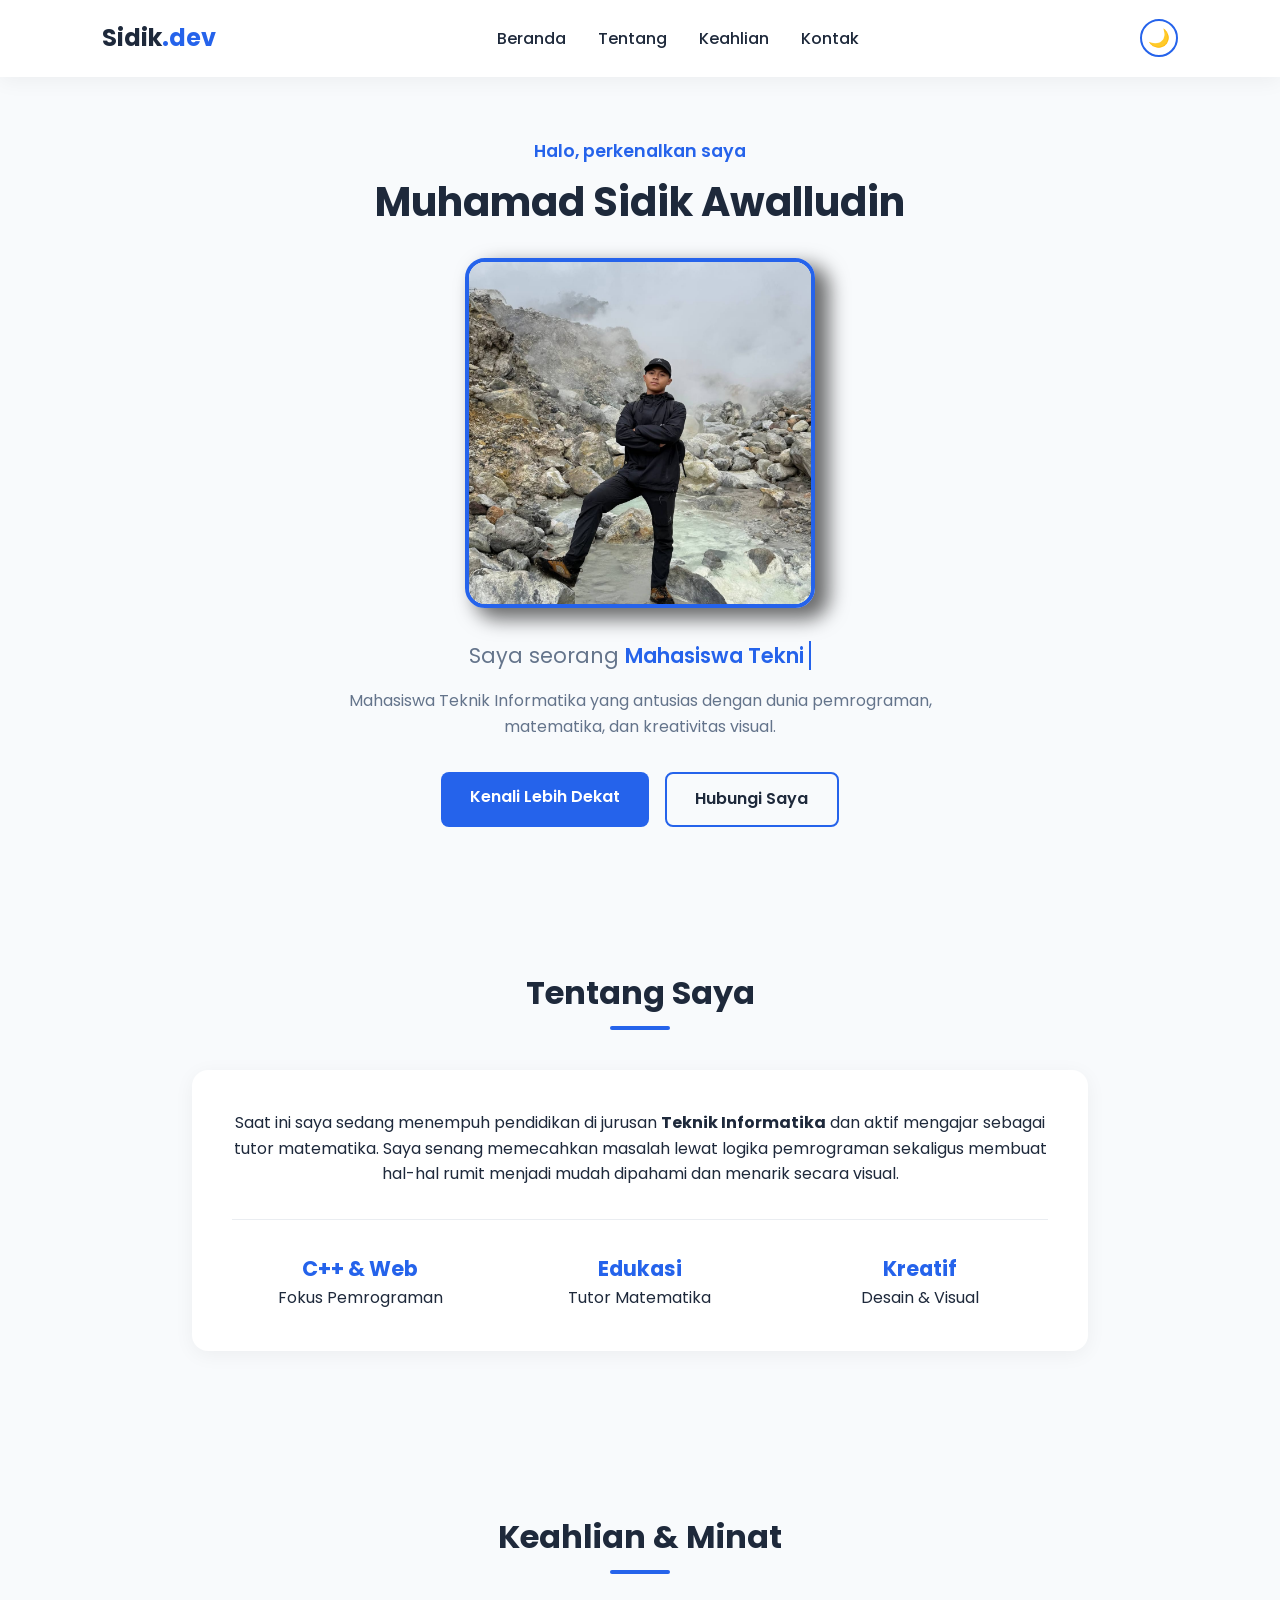
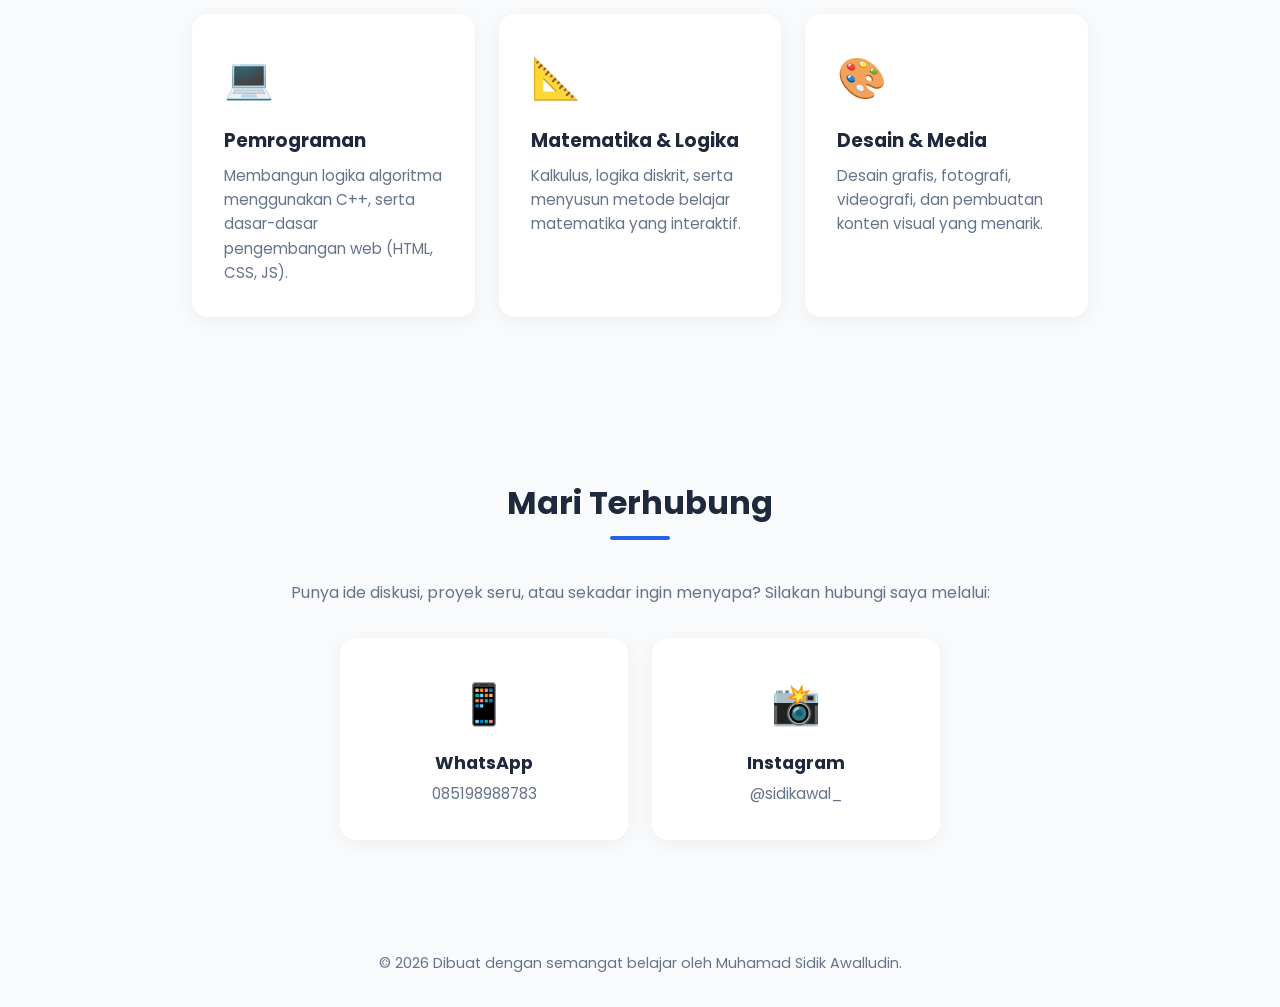
<file: index.html>
<!DOCTYPE html>
<html lang="id">
<head>
    <meta charset="UTF-8">
    <meta name="viewport" content="width=device-width, initial-scale=1.0">
    <title>Perkenalan Diri | Portofolio</title>
    <link rel="stylesheet" href="style.css">
    <!-- Menggunakan Google Fonts agar tampilan lebih modern -->
     <link href="https://fonts.googleapis.com/css2?family=Poppins:wght@300;400;600;700&display=swap" rel="stylesheet">
</head>
<body>

    <!-- Navigasi -->
    <nav class="navbar">
        <div class="logo">Sidik<span>.dev</span></div>
        <ul class="nav-links">
            <li><a href="#home">Beranda</a></li>
            <li><a href="#about">Tentang</a></li>
            <li><a href="#skills">Keahlian</a></li>
            <li><a href="#contact">Kontak</a></li>
        </ul>
        <button id="theme-toggle" title="Ganti Tema">🌙</button>
    </nav>

    <!-- Bagian Utama (Hero) -->
    <section id="home" class="hero">
        <div class="hero-content">
            <p class="greeting">Halo, perkenalkan saya</p>
            <h1>Muhamad Sidik Awalludin</h1>
            
            <!-- Foto Profil Ditambahkan di Sini -->
            <div class="profile-img-container">
                <img src="profile.jpg" alt="Foto Profil Muhamad Sidik Awalludin" class="profile-img">
            </div>

            <h2 class="typing-container">Saya seorang <span id="typing-text"></span></h2>
            <p class="bio-short">
                Mahasiswa Teknik Informatika yang antusias dengan dunia pemrograman, matematika, dan kreativitas visual.
            </p>
            <div class="hero-buttons">
                <a href="#about" class="btn primary">Kenali Lebih Dekat</a>
                <a href="#contact" class="btn secondary">Hubungi Saya</a>
            </div>
        </div>
    </section>

    <!-- Bagian Tentang Saya -->
    <section id="about" class="section">
        <h2 class="section-title">Tentang Saya</h2>
        <div class="about-card">
            <p>
                Saat ini saya sedang menempuh pendidikan di jurusan <strong>Teknik Informatika</strong> dan aktif mengajar sebagai tutor matematika. Saya senang memecahkan masalah lewat logika pemrograman sekaligus membuat hal-hal rumit menjadi mudah dipahami dan menarik secara visual.
            </p>
            <div class="stats">
                <div class="stat-item">
                    <h3>C++ & Web</h3>
                    <p>Fokus Pemrograman</p>
                </div>
                <div class="stat-item">
                    <h3>Edukasi</h3>
                    <p>Tutor Matematika</p>
                </div>
                <div class="stat-item">
                    <h3>Kreatif</h3>
                    <p>Desain & Visual</p>
                </div>
            </div>
        </div>
    </section>

    <!-- Bagian Keahlian & Minat -->
    <section id="skills" class="section">
        <h2 class="section-title">Keahlian & Minat</h2>
        <div class="skills-grid">
            <div class="skill-card">
                <div class="icon">💻</div>
                <h3>Pemrograman</h3>
                <p>Membangun logika algoritma menggunakan C++, serta dasar-dasar pengembangan web (HTML, CSS, JS).</p>
            </div>
            <div class="skill-card">
                <div class="icon">📐</div>
                <h3>Matematika & Logika</h3>
                <p>Kalkulus, logika diskrit, serta menyusun metode belajar matematika yang interaktif.</p>
            </div>
            <div class="skill-card">
                <div class="icon">🎨</div>
                <h3>Desain & Media</h3>
                <p>Desain grafis, fotografi, videografi, dan pembuatan konten visual yang menarik.</p>
            </div>
        </div>
    </section>

    <!-- Bagian Kontak -->
    <section id="contact" class="section">
        <h2 class="section-title">Mari Terhubung</h2>
        <p class="contact-desc">Punya ide diskusi, proyek seru, atau sekadar ingin menyapa? Silakan hubungi saya melalui:</p>
        
        <div class="contact-cards-grid">
            <!-- Kartu WhatsApp -->
            <a href="https://wa.me/6285198988783" target="_blank" class="contact-card-item">
                <div class="contact-icon">📱</div>
                <h3>WhatsApp</h3>
                <p>085198988783</p>
            </a>
            <!-- Kartu Instagram -->
            <a href="https://www.instagram.com/sidikawal_" target="_blank" class="contact-card-item">
                <div class="contact-icon">📸</div>
                <h3>Instagram</h3>
                <p>@sidikawal_</p>
            </a>
        </div>
    </section>

    <!-- Footer -->
    <footer>
        <p>&copy; 2026 Dibuat dengan semangat belajar oleh Muhamad Sidik Awalludin.</p>
    </footer>

    <script src="script.js"></script>
</body>
</html>
</file>
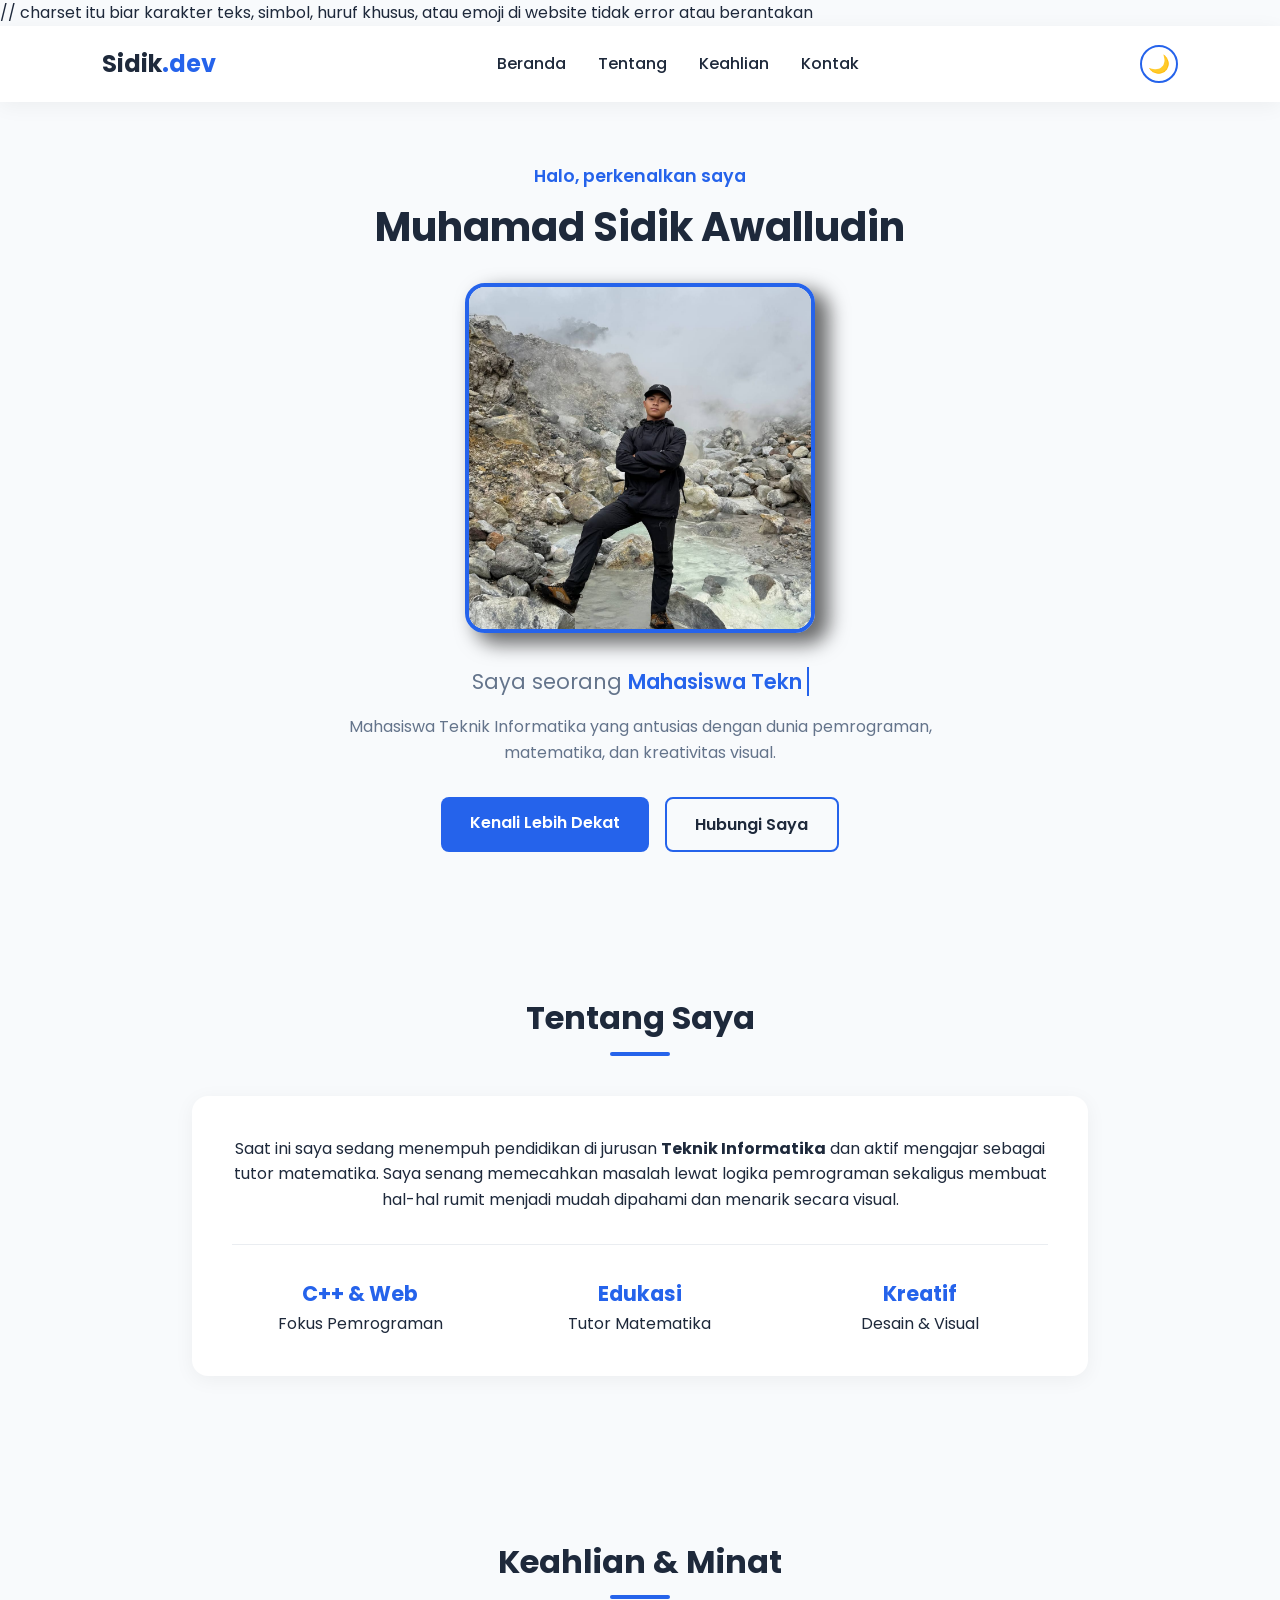
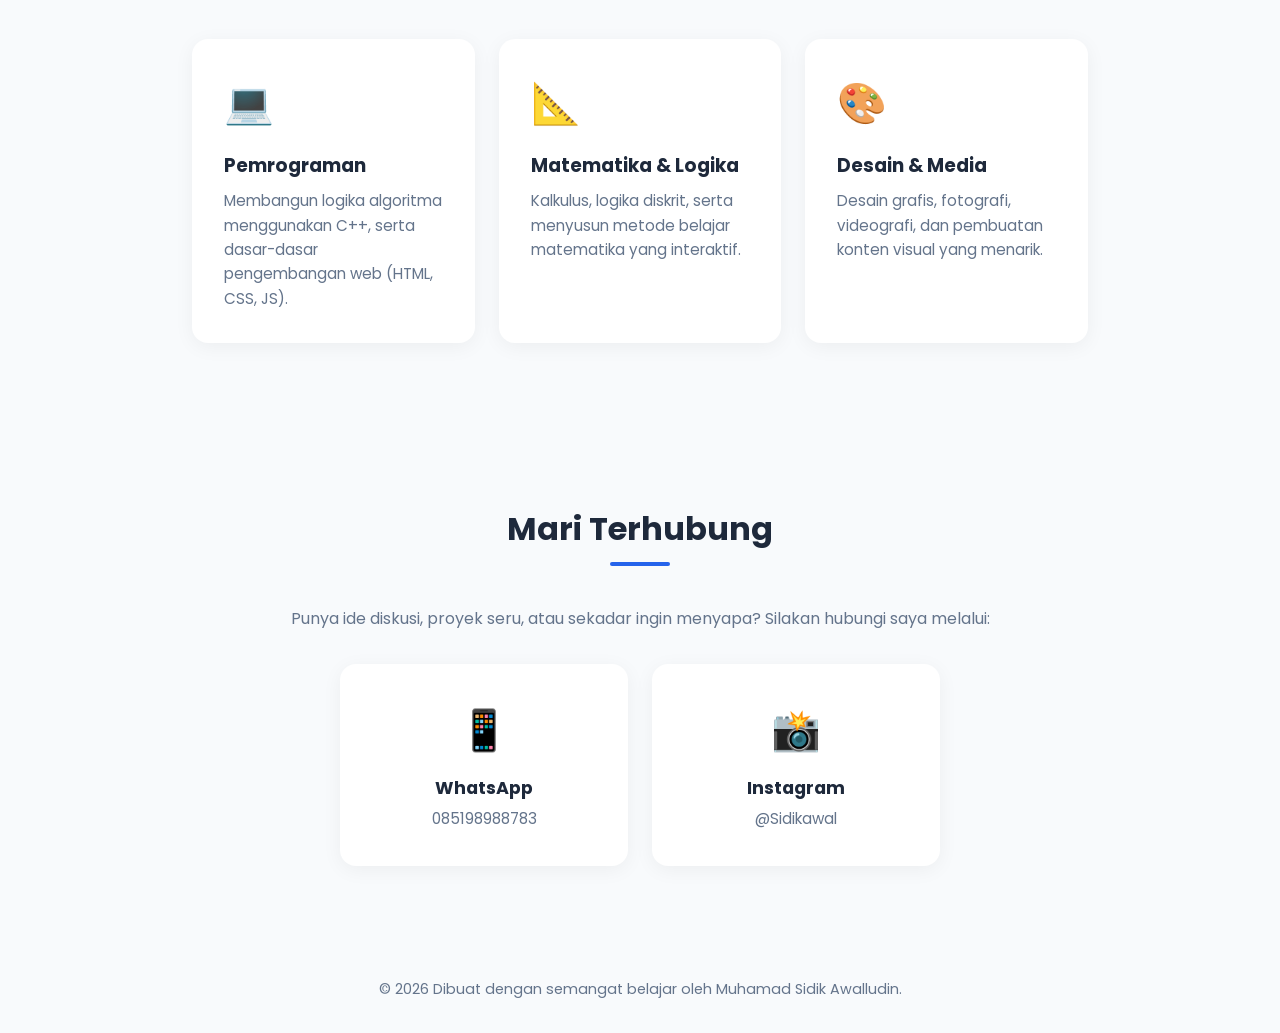
<file: index .html>
<!DOCTYPE html>
<html lang="id">
<head>
    // charset itu biar karakter teks, 
    simbol, huruf khusus, atau 
    emoji di website tidak error atau berantakan
    <meta charset="UTF-8">
    <meta name="viewport" content="width=device-width, initial-scale=1.0">
    <title>Perkenalan Diri | Portofolio</title>
    <link rel="stylesheet" href="style.css">
    <!-- Menggunakan Google Fonts agar tampilan lebih modern -->
     <link href="https://fonts.googleapis.com/css2?family=Poppins:wght@300;400;600;700&display=swap" rel="stylesheet">
</head>
<body>

    <!-- Navigasi -->
    <nav class="navbar">
        <div class="logo">Sidik<span>.dev</span></div>
        <ul class="nav-links">
            <li><a href="#home">Beranda</a></li>
            <li><a href="#about">Tentang</a></li>
            <li><a href="#skills">Keahlian</a></li>
            <li><a href="#contact">Kontak</a></li>
        </ul>
        <button id="theme-toggle" title="Ganti Tema">🌙</button>
    </nav>

    <!-- Bagian Utama (Hero) -->
    <section id="home" class="hero">
        <div class="hero-content">
            <p class="greeting">Halo, perkenalkan saya</p>
            <h1>Muhamad Sidik Awalludin</h1>
            
            <!-- Foto Profil Ditambahkan di Sini -->
            <div class="profile-img-container">
                <img src="Profile.jpg" alt="Foto Profil Muhamad Sidik Awalludin" class="profile-img">
            </div>

            <h2 class="typing-container">Saya seorang <span id="typing-text"></span></h2>
            <p class="bio-short">
                Mahasiswa Teknik Informatika yang antusias dengan dunia pemrograman, matematika, dan kreativitas visual.
            </p>
            <div class="hero-buttons">
                <a href="#about" class="btn primary">Kenali Lebih Dekat</a>
                <a href="#contact" class="btn secondary">Hubungi Saya</a>
            </div>
        </div>
    </section>

    <!-- Bagian Tentang Saya -->
    <section id="about" class="section">
        <h2 class="section-title">Tentang Saya</h2>
        <div class="about-card">
            <p>
                Saat ini saya sedang menempuh pendidikan di jurusan <strong>Teknik Informatika</strong> dan aktif mengajar sebagai tutor matematika. Saya senang memecahkan masalah lewat logika pemrograman sekaligus membuat hal-hal rumit menjadi mudah dipahami dan menarik secara visual.
            </p>
            <div class="stats">
                <div class="stat-item">
                    <h3>C++ & Web</h3>
                    <p>Fokus Pemrograman</p>
                </div>
                <div class="stat-item">
                    <h3>Edukasi</h3>
                    <p>Tutor Matematika</p>
                </div>
                <div class="stat-item">
                    <h3>Kreatif</h3>
                    <p>Desain & Visual</p>
                </div>
            </div>
        </div>
    </section>

    <!-- Bagian Keahlian & Minat -->
    <section id="skills" class="section">
        <h2 class="section-title">Keahlian & Minat</h2>
        <div class="skills-grid">
            <div class="skill-card">
                <div class="icon">💻</div>
                <h3>Pemrograman</h3>
                <p>Membangun logika algoritma menggunakan C++, serta dasar-dasar pengembangan web (HTML, CSS, JS).</p>
            </div>
            <div class="skill-card">
                <div class="icon">📐</div>
                <h3>Matematika & Logika</h3>
                <p>Kalkulus, logika diskrit, serta menyusun metode belajar matematika yang interaktif.</p>
            </div>
            <div class="skill-card">
                <div class="icon">🎨</div>
                <h3>Desain & Media</h3>
                <p>Desain grafis, fotografi, videografi, dan pembuatan konten visual yang menarik.</p>
            </div>
        </div>
    </section>

    <!-- Bagian Kontak -->
    <section id="contact" class="section">
        <h2 class="section-title">Mari Terhubung</h2>
        <p class="contact-desc">Punya ide diskusi, proyek seru, atau sekadar ingin menyapa? Silakan hubungi saya melalui:</p>
        
        <div class="contact-cards-grid">
            <!-- Kartu WhatsApp -->
            <a href="https://wa.me/6285198988783" target="_blank" class="contact-card-item">
                <div class="contact-icon">📱</div>
                <h3>WhatsApp</h3>
                <p>085198988783</p>
            </a>
            <!-- Kartu Instagram -->
            <a href="https://instagram.com/Sidikawal" target="_blank" class="contact-card-item">
                <div class="contact-icon">📸</div>
                <h3>Instagram</h3>
                <p>@Sidikawal</p>
            </a>
        </div>
    </section>

    <!-- Footer -->
    <footer>
        <p>&copy; 2026 Dibuat dengan semangat belajar oleh Muhamad Sidik Awalludin.</p>
    </footer>

    <script src="script.js"></script>
</body>
</html>
</file>
<file: style.css>
/* Pengaturan Warna (Light Mode & Dark Mode) */
:root {
    --bg-color: #f8fafc;
    --card-bg: #ffffff;
    --text-color: #1e293b;
    --text-muted: #64748b;
    --primary-color: #2563eb;
    --primary-hover: #1d4ed8;
    --shadow: 0 4px 20px rgba(0, 0, 0, 0.05);
}

body.dark-mode {
    --bg-color: #0f172a;
    --card-bg: #1e293b;
    --text-color: #f1f5f9;
    --text-muted: #94a3b8;
    --primary-color: #3b82f6;
    --primary-hover: #60a5fa;
    --shadow: 0 4px 20px rgba(0, 0, 0, 0.3);
}

* {
    margin: 0;
    padding: 0;
    box-sizing: border-box;
    font-family: 'Poppins', sans-serif;
    scroll-behavior: smooth;
}

body {
    background-color: var(--bg-color);
    color: var(--text-color);
    transition: background-color 0.3s, color 0.3s;
    line-height: 1.6;
}

/* Navbar */
.navbar {
    display: flex;
    justify-content: space-between;
    align-items: center;
    padding: 1.2rem 8%;
    background-color: var(--card-bg);
    box-shadow: var(--shadow);
    position: sticky;
    top: 0;
    z-index: 100;
}

.logo {
    font-size: 1.5rem;
    font-weight: 700;
}

.logo span {
    color: var(--primary-color);
}

.nav-links {
    list-style: none;
    display: flex;
    gap: 2rem;
}

.nav-links a {
    text-decoration: none;
    color: var(--text-color);
    font-weight: 500;
    transition: color 0.3s;
}

.nav-links a:hover {
    color: var(--primary-color);
}

#theme-toggle {
    background: none;
    border: 2px solid var(--primary-color);
    border-radius: 50%;
    width: 38px;
    height: 38px;
    cursor: pointer;
    font-size: 1.1rem;
    transition: transform 0.3s;
}

#theme-toggle:hover {
    transform: rotate(20deg);
}

/* Hero Section */
.hero {
    min-height: 90vh;
    display: flex;
    align-items: center;
    justify-content: center;
    text-align: center;
    padding: 2rem 8%;
}

.greeting {
    color: var(--primary-color);
    font-weight: 600;
    font-size: 1.1rem;
}

.hero h1 {
    font-size: 2.5rem;
    margin: 0.3rem 0 1rem 0;
}

/* Styling Foto Profil */
.profile-img-container {
    margin: 1.5rem auto;
}

.profile-img {
    width: 350px;
    height: 350px;
    object-fit: cover;
    border-radius: 20px;
    border: 4px solid var(--primary-color);
    box-shadow: var(--shadow);
    transition: transform 0.3s ease;
    -webkit-box-shadow: 12px 9px 19px 2px rgba(0,0,0,0.58);
    -moz-box-shadow: 12px 9px 19px 2px rgba(0,0,0,0.58);
}

.profile-img:hover {
    transform: scale(1.05);
}

.typing-container {
    font-size: 1.3rem;
    font-weight: 400;
    color: var(--text-muted);
    margin-bottom: 1rem;
}

#typing-text {
    color: var(--primary-color);
    font-weight: 600;
    border-right: 2px solid var(--primary-color);
    padding-right: 5px;
}

.bio-short {
    max-width: 600px;
    margin: 0 auto 2rem;
    color: var(--text-muted);
}

.hero-buttons {
    display: flex;
    gap: 1rem;
    justify-content: center;
}

.btn {
    padding: 0.8rem 1.8rem;
    border-radius: 8px;
    text-decoration: none;
    font-weight: 600;
    cursor: pointer;
    border: none;
    transition: transform 0.2s, background-color 0.3s;
}

.btn:hover {
    transform: translateY(-3px);
}

.btn.primary {
    background-color: var(--primary-color);
    color: #fff;
}

.btn.primary:hover {
    background-color: var(--primary-hover);
}

.btn.secondary {
    background-color: transparent;
    color: var(--text-color);
    border: 2px solid var(--primary-color);
}

/* Sections Umum */
.section {
    padding: 5rem 8%;
    max-width: 1100px;
    margin: 0 auto;
}

.section-title {
    text-align: center;
    font-size: 2rem;
    margin-bottom: 2.5rem;
    position: relative;
}

.section-title::after {
    content: '';
    width: 60px;
    height: 4px;
    background-color: var(--primary-color);
    display: block;
    margin: 8px auto 0;
    border-radius: 2px;
}

/* About Card */
.about-card {
    background-color: var(--card-bg);
    padding: 2.5rem;
    border-radius: 16px;
    box-shadow: var(--shadow);
    text-align: center;
}

.stats {
    display: grid;
    grid-template-columns: repeat(auto-fit, minmax(150px, 1fr));
    gap: 1.5rem;
    margin-top: 2rem;
    padding-top: 2rem;
    border-top: 1px solid rgba(148, 163, 184, 0.2);
}

.stat-item h3 {
    color: var(--primary-color);
    font-size: 1.3rem;
}

/* Skills Grid */
.skills-grid {
    display: grid;
    grid-template-columns: repeat(auto-fit, minmax(260px, 1fr));
    gap: 1.5rem;
}

.skill-card {
    background-color: var(--card-bg);
    padding: 2rem;
    border-radius: 16px;
    box-shadow: var(--shadow);
    transition: transform 0.3s;
}

.skill-card:hover {
    transform: translateY(-8px);
}

.skill-card .icon {
    font-size: 2.5rem;
    margin-bottom: 1rem;
}

.skill-card h3 {
    margin-bottom: 0.5rem;
}

.skill-card p {
    color: var(--text-muted);
    font-size: 0.95rem;
}

/* Contact Section Styling */
.contact-desc {
    text-align: center;
    color: var(--text-muted);
    margin-bottom: 2rem;
}

.contact-cards-grid {
    display: grid;
    grid-template-columns: repeat(auto-fit, minmax(220px, 1fr));
    gap: 1.5rem;
    max-width: 600px;
    margin: 0 auto;
}

.contact-card-item {
    background-color: var(--card-bg);
    padding: 2rem;
    border-radius: 16px;
    box-shadow: var(--shadow);
    text-align: center;
    text-decoration: none;
    color: var(--text-color);
    transition: transform 0.3s, border-color 0.3s;
    border: 2px solid transparent;
}

.contact-card-item:hover {
    transform: translateY(-5px);
    border-color: var(--primary-color);
}

.contact-icon {
    font-size: 2.5rem;
    margin-bottom: 0.8rem;
}

.contact-card-item h3 {
    font-size: 1.1rem;
    margin-bottom: 0.3rem;
}

.contact-card-item p {
    color: var(--text-muted);
    font-size: 0.95rem;
}

/* Footer */
footer {
    text-align: center;
    padding: 2rem;
    color: var(--text-muted);
    font-size: 0.9rem;
}

/* Responsif untuk layar HP */
@media (max-width: 768px) {
    .nav-links {
        display: none;
    }
    .hero h1 {
        font-size: 2rem;
    }
    .profile-img {
        width: 130px;
        height: 130px;
    }
}
</file>
